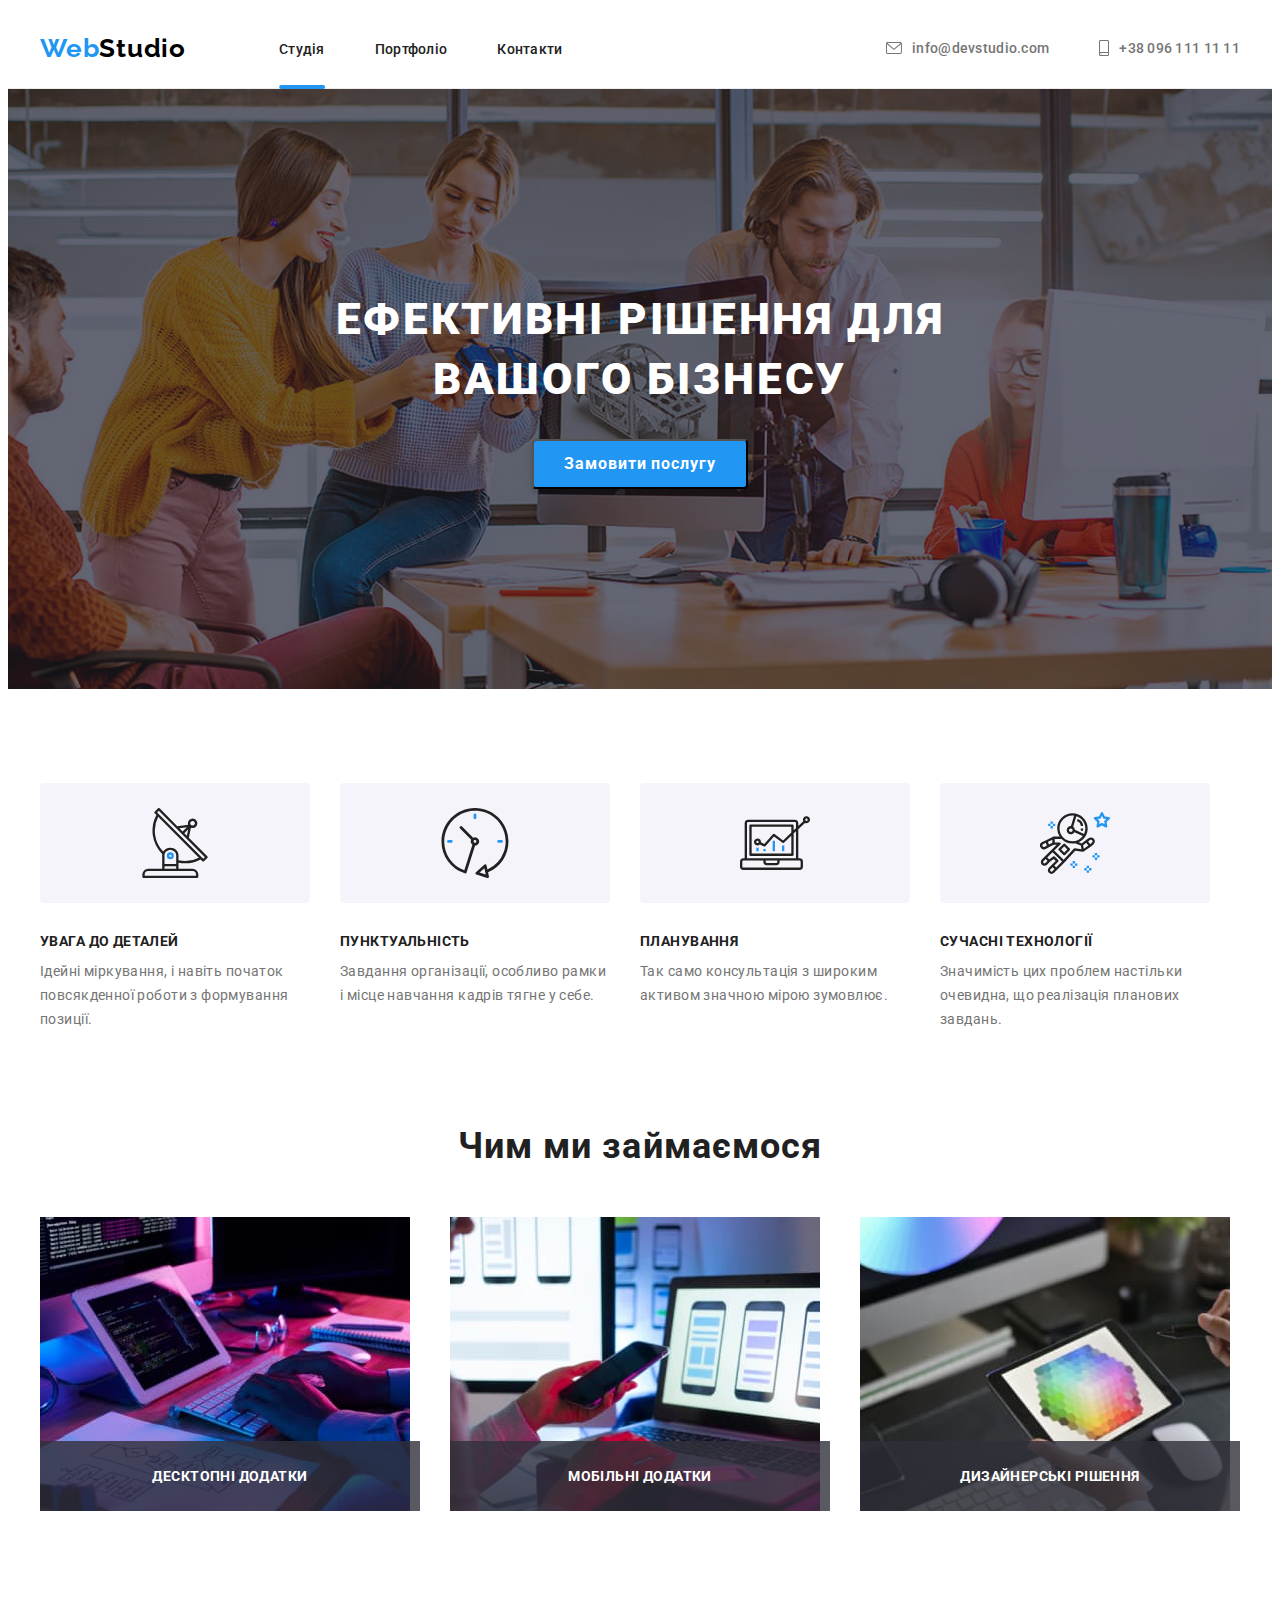
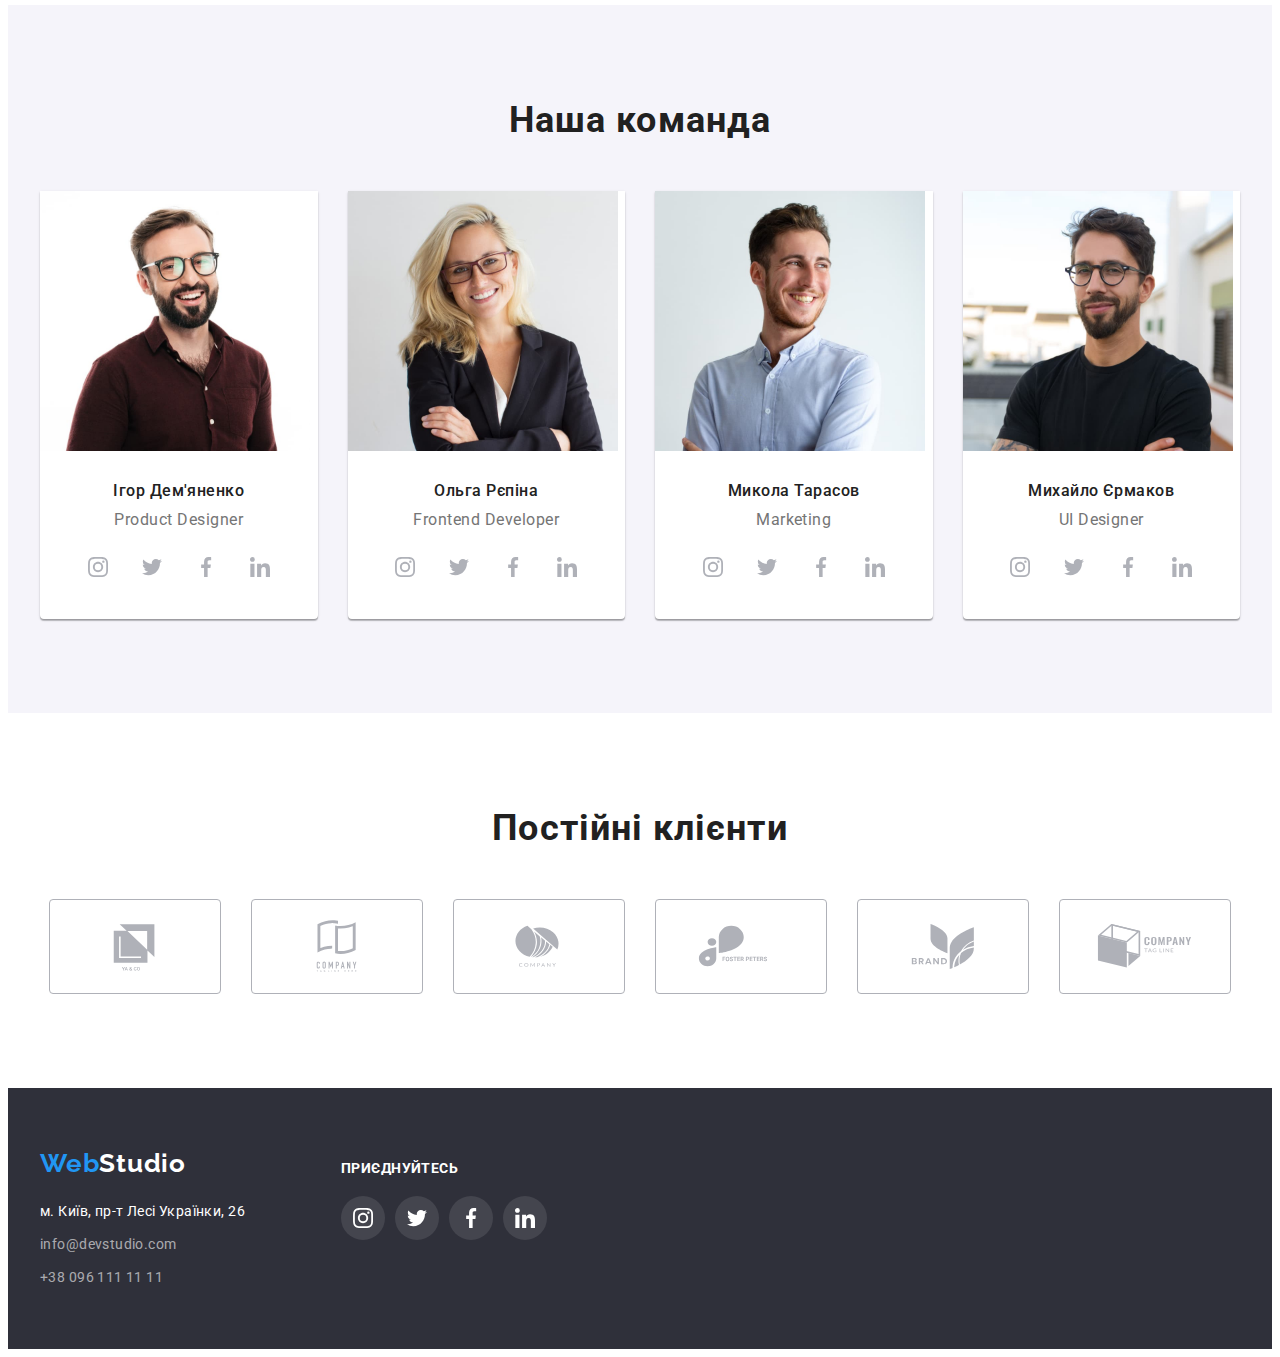
<file: index.html>
<!DOCTYPE html>
<html lang="en">
  <head>
    <meta charset="UTF-8" />
    <meta http-equiv="X-UA-Compatible" content="IE=edge" />
    <meta name="viewport" content="width=device-width, initial-scale=1.0" />
    <title>Document</title>
    <link rel="preconnect" href="https://fonts.googleapis.com" />
    <link rel="preconnect" href="https://fonts.gstatic.com" crossorigin />
    <link
      href="https://fonts.googleapis.com/css2?family=Raleway:wght@700&family=Roboto:wght@400;500;700;900&display=swap"
      rel="stylesheet"
    />
    <link
      rel="stylesheet"
      href="https://cdnjs.cloudflare.com/ajax/libs/modern-normalize/1.1.0/modern-normalize.min.css"
      integrity="sha512-wpPYUAdjBVSE4KJnH1VR1HeZfpl1ub8YT/NKx4PuQ5NmX2tKuGu6U/JRp5y+Y8XG2tV+wKQpNHVUX03MfMFn9Q=="
      crossorigin="anonymous"
      referrerpolicy="no-referrer"
    />
    <link rel="stylesheet" href="./css/styles.css" />
  </head>
  <body>
    <!-- HEADER  -->
    <header class="header">
      <div class="header-container container">
        <a href="./index.html" class="logo link"><span class="logo-header">Web</span>Studio</a>
        <nav class="header-menu">
          <ul class="nav-list list">
            <li class="nav-item">
              <a href="./index.html" class="nav-link current link">Студія</a>
            </li>
            <li class="nav-item">
              <a href="./portfolio.html" class="nav-link link">Портфоліо</a>
            </li>
            <li class="nav-item">
              <a href="" class="nav-link link">Контакти</a>
            </li>
          </ul>
        </nav>
          <ul class="contact-list list">
            <li>
              <a href="mailto:info@devstudio.com" class="header-contact link">
                <svg class="header-icon" width="16" height="12">
                  <use href="./images/icons.svg#mail"></use>
                </svg>info@devstudio.com</a>
            </li>
            <li>
              <a href="tel:+380961111111" class="header-contact link"
                ><svg class="header-icon" width="10" height="16">
                  <use href="./images/icons.svg#smartphone"></use>
                </svg>+38 096 111 11 11</a>
            </li>
          </ul>
      </div>
    </header>
    <!-- MAIN -->
    <main>
      <!-- HERO -->
      <section class="hero">
        <div class="hero-div container">
          <h1 class="hero-title">Ефективні рішення для вашого бізнесу</h1>
          <button type="button" class="hero-btn"  data-modal-open>Замовити послугу</button>
        </div>
      </section>
      <!-- BENEFITS -->
      <section class="benefits">
        <div class="container">
          <h2 hidden>Переваги</h2>
          <ul class="benefit-list list">
            <li class="benefit-item">
              <div class="benefits-icon-bg">
                <svg class="benefits-icon" width="70" height="70">
                  <use href="./images/icons.svg#antenna"></use>
                </svg>
              </div>
              <h3 class="benefit-title">УВАГА ДО ДЕТАЛЕЙ</h3>
              <p class="benefit-paragraph">
                Ідейні міркування, і навіть початок повсякденної роботи з
                формування позиції.
              </p>
            </li>
            <li class="benefit-item">
              <div class="benefits-icon-bg">
                <svg class="benefits-icon" width="70" height="70">
                  <use href="./images/icons.svg#clock"></use>
                </svg>
              </div>
              <h3 class="benefit-title">ПУНКТУАЛЬНІСТЬ</h3>
              <p class="benefit-paragraph">
                Завдання організації, особливо рамки і місце навчання кадрів тягне
                у себе.
              </p>
            </li>
            <li class="benefit-item">
              <div class="benefits-icon-bg">
                <svg class="benefits-icon" width="70" height="70">
                  <use href="./images/icons.svg#diagram"></use>
                </svg>
              </div>
              <h3 class="benefit-title">ПЛАНУВАННЯ</h3>
              <p class="benefit-paragraph">
                Так само консультація з широким активом значною мірою зумовлює.
              </p>
            </li>
            <li class="benefit-item">
              <div class="benefits-icon-bg">
                <svg class="benefits-icon" width="70" height="70">
                  <use href="./images/icons.svg#astronaut"></use>
                </svg>
              </div>
              <h3 class="benefit-title">СУЧАСНІ ТЕХНОЛОГІЇ</h3>
              <p class="benefit-paragraph">
                Значимість цих проблем настільки очевидна, що реалізація планових
                завдань.
              </p>
            </li>
          </ul>
        </div>
      </section>
      <!-- ABOUT -->
      <section class="section">
        <div class="container">
          <h2 class="about-title upper-title">Чим ми займаємося</h2>
          <ul class="about-list card-set list">
            <li class="about-item card-set-items">
              <img
                src="./images/box1.jpg"
                alt="Написання коду"
                width="370"
                height="294"
              />
              <div class="overlay"><p class="overlay-text">Десктопні додатки</p></div>
            </li>
            <li class="about-item card-set-items">
              <img
                src="./images/box2.jpg"
                alt="Розробка дизайну"
                width="370"
                height="294"
              />
              <div class="overlay"><p class="overlay-text">Мобільні додатки</p></div>
            </li>
            <li class="about-item card-set-items">
              <img
                src="./images/box3.jpg"
                alt="Вибір кольору"
                width="370"
                height="294"
              />
              <div class="overlay"><p class="overlay-text">Дизайнерські рішення</p></div>
            </li>
          </ul>
        </div>
      </section>
      <!-- TEAM -->
      <section class="team section">
        <div class="container">
          <h2 class="team-title upper-title">Наша команда</h2>
          <ul class="team-list card-set list">
            <li class="team-item card-set-items">
              <img
                src="./images/img1.jpg"
                alt="Ігор"
                width="270"
                height="260"
                class="team-img"/>
              <div class="team-wrapper">
                <h3 class="team-name">Ігор Дем'яненко</h3>
                <p class="team-paragraph">Product Designer</p>
                <ul class="socials list">
                  <li class="socials-item">
                    <a href="https://instagram.com" class="socials-link link" aria-label="instagram" target="_blank" rel="noopener noreferrer">
                    <svg class="socials-icon" width="20" height="20">
                  <use href="./images/icons.svg#instagram"></use>
                 </svg></a></li>
                 <li class="socials-item"><a href="https://twitter.com" class="socials-link link" aria-label="instagram" target="_blank" rel="noopener noreferrer">
                  <svg class="socials-icon" width="20" height="20">
                  <use href="./images/icons.svg#twitter"></use>
                   </svg></a></li>
                  <li class="socials-item"><a href="https://facebook.com" class="socials-link link" aria-label="instagram" target="_blank" rel="noopener noreferrer">
                    <svg class="socials-icon" width="20" height="20">
                  <use href="./images/icons.svg#facebook"></use>
                   </svg></a></li>
                  <li class="socials-item"><a href="https://linkedin.com" class="socials-link link" aria-label="instagram" target="_blank" rel="noopener noreferrer">
                    <svg class="socials-icon" width="20" height="20">
                  <use href="./images/icons.svg#linkedin"></use>
                </svg></a></li>
               </ul>
              </div>
            </li>
            <li class="team-item card-set-items">
              <img
                src="./images/img2.jpg"
                alt="Ольга"
                width="270"
                height="260"
                class="team-img"
              />
              <div class="team-wrapper">
                <h3 class="team-name">Ольга Рєпіна</h3>
                <p class="team-paragraph">Frontend Developer</p>
                <ul class="socials list">
                  <li class="socials-item">
                    <a href="https://instagram.com" class="socials-link link" aria-label="instagram" target="_blank" rel="noopener noreferrer">
                    <svg class="socials-icon" width="20" height="20">
                  <use href="./images/icons.svg#instagram"></use>
                 </svg></a></li>
                 <li class="socials-item"><a href="https://twitter.com" class="socials-link link" aria-label="instagram" target="_blank" rel="noopener noreferrer">
                  <svg class="socials-icon" width="20" height="20">
                  <use href="./images/icons.svg#twitter"></use>
                   </svg></a></li>
                  <li class="socials-item"><a href="https://facebook.com" class="socials-link link" aria-label="instagram" target="_blank" rel="noopener noreferrer">
                    <svg class="socials-icon" width="20" height="20">
                  <use href="./images/icons.svg#facebook"></use>
                   </svg></a></li>
                  <li class="socials-item"><a href="https://linkedin.com" class="socials-link link" aria-label="instagram" target="_blank" rel="noopener noreferrer">
                    <svg class="socials-icon" width="20" height="20">
                  <use href="./images/icons.svg#linkedin"></use>
                </svg></a></li>
               </ul>
              </div>
            </li>
            <li class="team-item card-set-items">
              <img
                src="./images/img3.jpg"
                alt="Микола"
                width="270"
                height="260"
                class="team-img"
              />
              <div class="team-wrapper">
                <h3 class="team-name">Микола Тарасов</h3>
                <p class="team-paragraph">Marketing</p>
                <ul class="socials list">
                  <li class="socials-item">
                    <a href="https://instagram.com" class="socials-link link" aria-label="instagram" target="_blank" rel="noopener noreferrer">
                    <svg class="socials-icon" width="20" height="20">
                  <use href="./images/icons.svg#instagram"></use>
                 </svg></a></li>
                 <li class="socials-item"><a href="https://twitter.com" class="socials-link link" aria-label="instagram" target="_blank" rel="noopener noreferrer">
                  <svg class="socials-icon" width="20" height="20">
                  <use href="./images/icons.svg#twitter"></use>
                   </svg></a></li>
                  <li class="socials-item"><a href="https://facebook.com" class="socials-link link" aria-label="instagram" target="_blank" rel="noopener noreferrer">
                    <svg class="socials-icon" width="20" height="20">
                  <use href="./images/icons.svg#facebook"></use>
                   </svg></a></li>
                  <li class="socials-item"><a href="https://linkedin.com" class="socials-link link" aria-label="instagram" target="_blank" rel="noopener noreferrer">
                    <svg class="socials-icon" width="20" height="20">
                  <use href="./images/icons.svg#linkedin"></use>
                </svg></a></li>
               </ul>
              </div>
            </li>
            <li class="team-item card-set-items">
              <img
                src="./images/img4.jpg"
                alt="Михайло"
                width="270"
                height="260"
                class="team-img"
              />
              <div class="team-wrapper">
                <h3 class="team-name">Михайло Єрмаков</h3>
                <p class="team-paragraph">UI Designer</p>
                <ul class="socials list">
                  <li class="socials-item">
                    <a href="https://instagram.com" class="socials-link link" aria-label="instagram" target="_blank" rel="noopener noreferrer">
                    <svg class="socials-icon" width="20" height="20">
                  <use href="./images/icons.svg#instagram"></use>
                 </svg></a></li>
                 <li class="socials-item"><a href="https://twitter.com" class="socials-link link" aria-label="instagram" target="_blank" rel="noopener noreferrer">
                  <svg class="socials-icon" width="20" height="20">
                  <use href="./images/icons.svg#twitter"></use>
                   </svg></a></li>
                  <li class="socials-item"><a href="https://facebook.com" class="socials-link link" aria-label="instagram" target="_blank" rel="noopener noreferrer">
                    <svg class="socials-icon" width="20" height="20">
                  <use href="./images/icons.svg#facebook"></use>
                   </svg></a></li>
                  <li class="socials-item"><a href="https://linkedin.com" class="socials-link link" aria-label="instagram" target="_blank" rel="noopener noreferrer">
                    <svg class="socials-icon" width="20" height="20">
                  <use href="./images/icons.svg#linkedin"></use>
                </svg></a></li>
               </ul>
              </div>
            </li>
          </ul>
        </div>
      </section>
      <!-- CLIENTS -->
      <section class="section">
      <h2 class="clients-title upper-title">Постійні клієнти</h2>
      <ul class="clients-list list">
        <li class="clients-item">
          <a class="clients-link link" href="" target="_blank" rel="noopener noreferrer">
          <svg class="clients-icon" width="106" height="60">
            <use href="./images/icons.svg#client1"></use>
          </svg>    
          </a>
        </li>
        <li class="clients-item">
          <a class="clients-link link" href="" target="_blank" rel="noopener noreferrer">
          <svg class="clients-icon" width="106" height="60">
            <use href="./images/icons.svg#client2"></use>
          </svg>    
          </a>
        </li>
        <li class="clients-item">
          <a class="clients-link link" href="" target="_blank" rel="noopener noreferrer">
          <svg class="clients-icon" width="106" height="60">
            <use href="./images/icons.svg#client3"></use>
          </svg>    
          </a>
        </li>
        <li class="clients-item">
          <a class="clients-link link" href="" target="_blank" rel="noopener noreferrer">
          <svg class="clients-icon" width="106" height="60">
            <use href="./images/icons.svg#client4"></use>
          </svg>    
          </a>
        </li>
        <li class="clients-item">
          <a class="clients-link link" href="" target="_blank" rel="noopener noreferrer">
          <svg class="clients-icon" width="106" height="60">
            <use href="./images/icons.svg#client5"></use>
          </svg>    
          </a>
        </li>
        <li class="clients-item">
          <a class="clients-link link" href="" target="_blank" rel="noopener noreferrer">
          <svg class="clients-icon" width="106" height="60">
            <use href="./images/icons.svg#client6"></use>
          </svg>    
          </a>
        </li>
      </ul>
      </section>
    </main>
    <!-- FOOTER -->
    <footer class="footer">
      <div class="footer-container container">
        <div>
          <a href="./index.html" class="logo-footer link">Web<span class="logo-footer-part">Studio</span></a>
          <address>
            <ul class="footer-list list">
              <li class="footer-item">
                <a
                  href="https://goo.gl/maps/TRrNJbodHy8TvkXP7"
                  target="_blank"
                  class="footer-contact link footer-adres"
                  >м. Київ, пр-т Лесі Українки, 26</a
                >
              </li>
              <li class="footer-item">
                <a href="mailto:info@devstudio.com" class="footer-contact link" data-modal-open
                  >info@devstudio.com</a
                >
              </li>
              <li class="footer-item">
                <a href="tel:+380961111111" class="footer-contact link"
                  >+38 096 111 11 11</a
                >
              </li>
            </ul>
          </address>
        </div>
        <div class="join">
          <h3 class="join-title">приєднуйтесь</h3>
          <ul class="join-list list">
             <li class="join-item">
                <a href="https://instagram.com" class="join-link link" aria-label="instagram" target="_blank" rel="noopener noreferrer">
                  <svg class="join-icon" width="20" height="20">
                  <use href="./images/icons.svg#instagram"></use>
                  </svg></a></li>
            <li class="join-item"><a href="https://twitter.com" class="join-link link" aria-label="instagram" target="_blank" rel="noopener noreferrer">
                  <svg class="join-icon" width="20" height="20">
                  <use href="./images/icons.svg#twitter"></use>
                  </svg></a></li>
            <li class="join-item"><a href="https://facebook.com" class="join-link link" aria-label="instagram" target="_blank" rel="noopener noreferrer">
                  <svg class="join-icon" width="20" height="20">
                  <use href="./images/icons.svg#facebook"></use>
                 </svg></a></li>
            <li class="join-item"><a href="https://linkedin.com" class="join-link link" aria-label="instagram" target="_blank" rel="noopener noreferrer">
                  <svg class="join-icon" width="20" height="20">
                 <use href="./images/icons.svg#linkedin"></use>
                 </svg></a></li>
            </ul>
          </div>
       </div>
    </footer>

    <!-- Model window -->

    <div class="backdrop is-hidden" data-modal>
      <div class="modal">
        <button class="modal-btn" data-modal-close>
          <svg class="modal-icon" width="11" height="11">
            <use href="./images/icons.svg#close"></use>
          </svg>
        </button>
      </div>
    </div>
  
    <script src="./modal.js"></script>
  </body>
</html>
</file>
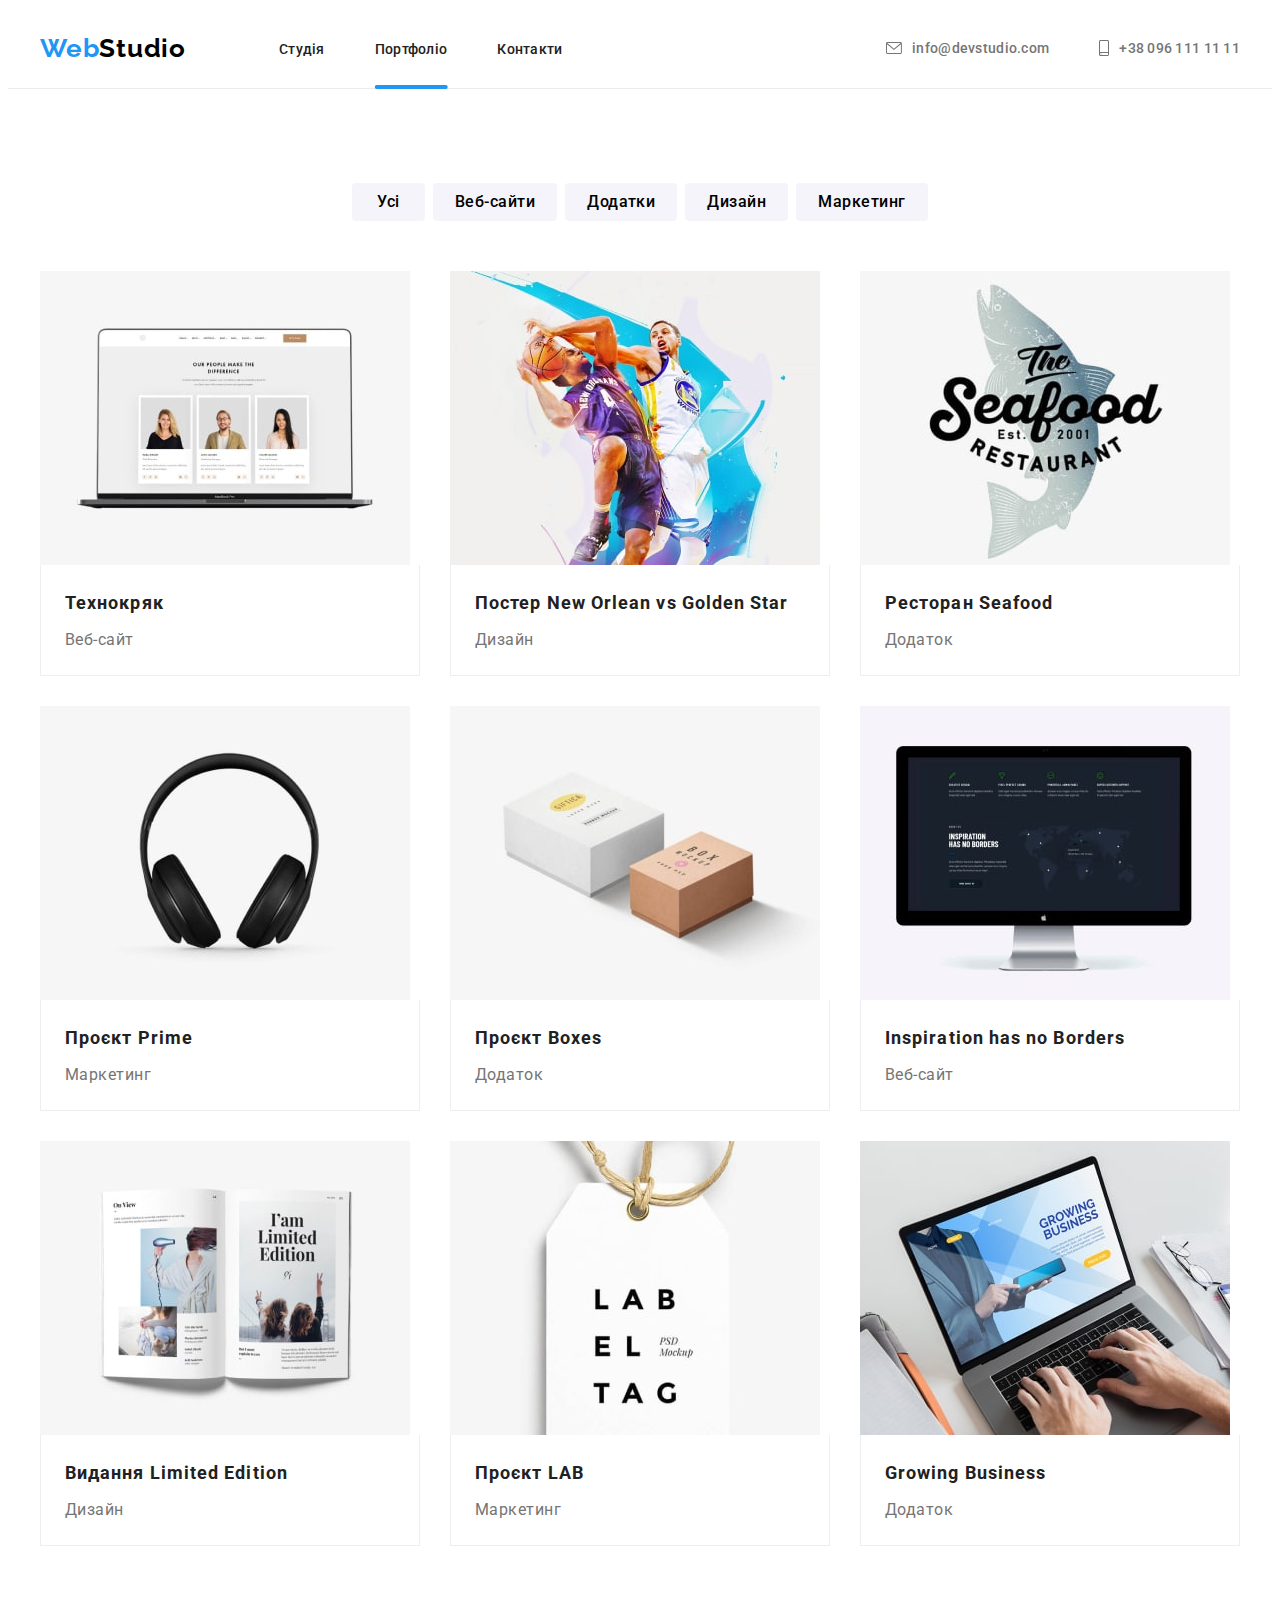
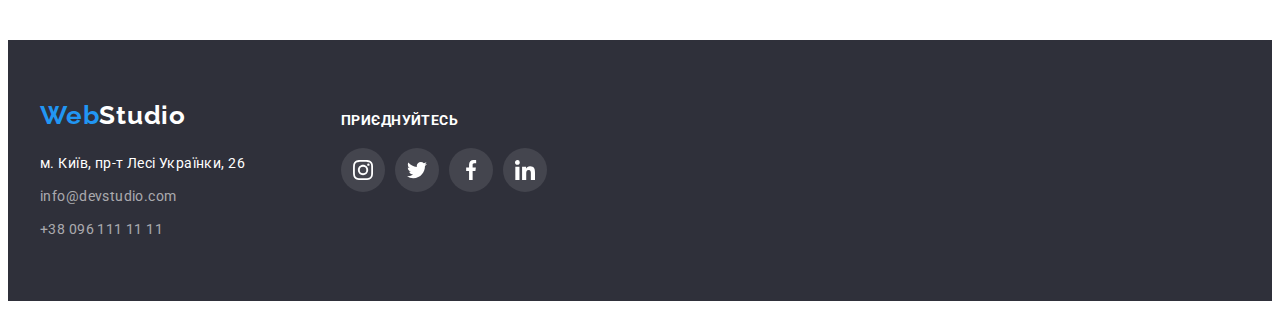
<file: portfolio.html>
<!DOCTYPE html>
<html lang="en">
  <head>
    <meta charset="UTF-8" />
    <meta http-equiv="X-UA-Compatible" content="IE=edge" />
    <meta name="viewport" content="width=device-width, initial-scale=1.0" />
    <title>Document</title>
    <link rel="preconnect" href="https://fonts.googleapis.com" />
    <link rel="preconnect" href="https://fonts.gstatic.com" crossorigin />
    <link
      href="https://fonts.googleapis.com/css2?family=Raleway:wght@700&family=Roboto:wght@400;500;700;900&display=swap"
      rel="stylesheet"
    />
    <link
      rel="stylesheet"
      href="https://cdnjs.cloudflare.com/ajax/libs/modern-normalize/1.1.0/modern-normalize.min.css"
      integrity="sha512-wpPYUAdjBVSE4KJnH1VR1HeZfpl1ub8YT/NKx4PuQ5NmX2tKuGu6U/JRp5y+Y8XG2tV+wKQpNHVUX03MfMFn9Q=="
      crossorigin="anonymous"
      referrerpolicy="no-referrer"
    />
    <link rel="stylesheet" href="./css/styles.css" />
  </head>
  <body>
    <!-- HEADER  -->
    <header class="header">
      <div class="header-container container">
        <a href="./index.html" class="logo link"><span class="logo-header">Web</span>Studio</a>
        <nav class="header-menu">
          <ul class="nav-list list">
            <li class="nav-item">
              <a href="./index.html" class="nav-link link">Студія</a>
            </li>
            <li class="nav-item">
              <a href="./portfolio.html" class="nav-link current link">Портфоліо</a>
            </li>
            <li class="nav-item">
              <a href="" class="nav-link link">Контакти</a>
            </li>
          </ul>
        </nav>
          <ul class="contact-list list">
            <li>
              <a href="mailto:info@devstudio.com" class="header-contact link">
                <svg class="header-icon" width="16" height="12">
                  <use href="./images/icons.svg#mail"></use>
                </svg>info@devstudio.com</a>
            </li>
            <li>
              <a href="tel:+380961111111" class="header-contact link"
                ><svg class="header-icon" width="10" height="16">
                  <use href="./images/icons.svg#smartphone"></use>
                </svg>+38 096 111 11 11</a>
            </li>
          </ul>
      </div>
    </header>
    <!-- MAIN -->
    <main>
      <!-- HERO-PORTFOLIO -->
      <section class="section">
        <div class="container">
          <h2 hidden>Портфоліо</h2>
          <ul class="filter-list list">
            <li class="filter-item">
              <button type="button" class="filter-btn filter-btnfirst">Усі</button>
            </li>
            <li class="filter-item">
              <button type="button" class="filter-btn">Веб-сайти</button>
            </li>
            <li class="filter-item">
              <button type="button" class="filter-btn">Додатки</button>
            </li>
            <li class="filter-item">
              <button type="button" class="filter-btn">Дизайн</button>
            </li>
            <li class="filter-item">
              <button type="button" class="filter-btn">Маркетинг</button>
            </li>
          </ul>
          <ul class="portfolio-list card-set list">
            <li class="portfolio-item card-set-items">
              <div class="portfolio-thumb">
                <img
                  src="./images/pf1.jpg"
                  alt="Ноутбук"
                  width="370"
                  height="294"
                  class="portfolio-img"
                />
                <div class="portfolio-overlay">
                  <p class="portfolio-overlay-text">
                    Ресурс пропонує комплексні пропозиції з різним рівнем функціоналу та сервісів. Все це дозволить відвідувачу отримати вичерпні відомості про компанію чи приватну особу.
                  </p>
                </div>
              </div>
              <div class="portfolio-div">
                <h3 class="portfolio-title">Технокряк</h3>
                <p class="portfolio-detail">Веб-сайт</p>
              </div>
            </li>
            <li class="portfolio-item card-set-items">
              <div class="portfolio-thumb">
                <img
                  src="./images/pf2.jpg"
                  alt="Баскетбол"
                  width="370"
                  height="294"
                  class="portfolio-img"
                />
                <div class="portfolio-overlay">
                  <p class="portfolio-overlay-text">
                    Ресурс пропонує комплексні пропозиції з різним рівнем функціоналу та сервісів. Все це дозволить відвідувачу отримати вичерпні відомості про компанію чи приватну особу.
                  </p>
                </div>
              </div>
              <div class="portfolio-div">
                <h3 class="portfolio-title">Постер New Orlean vs Golden Star</h3>
                <p class="portfolio-detail">Дизайн</p>
              </div>
            </li>
            <li class="portfolio-item card-set-items">
              <div class="portfolio-thumb">
                <img
                  src="./images/pf3.jpg"
                  alt="Текст"
                  width="370"
                  height="294"
                  class="portfolio-img"
                />
                <div class="portfolio-overlay">
                  <p class="portfolio-overlay-text">
                    Ресурс пропонує комплексні пропозиції з різним рівнем функціоналу та сервісів. Все це дозволить відвідувачу отримати вичерпні відомості про компанію чи приватну особу.
                  </p>
                </div>
              </div>
              <div class="portfolio-div">
                <h3 class="portfolio-title">Ресторан Seafood</h3>
                <p class="portfolio-detail">Додаток</p>
              </div>
            </li>
            <li class="portfolio-item card-set-items">
              <div class="portfolio-thumb">
                <img
                  src="./images/pf4.jpg"
                  alt="Навушники"
                  width="370"
                  height="294"
                  class="portfolio-img"
                />
                <div class="portfolio-overlay">
                  <p class="portfolio-overlay-text">
                    Ресурс пропонує комплексні пропозиції з різним рівнем функціоналу та сервісів. Все це дозволить відвідувачу отримати вичерпні відомості про компанію чи приватну особу.
                  </p>
                </div>
              </div>
              <div class="portfolio-div">
                <h3 class="portfolio-title">Проєкт Prime</h3>
                <p class="portfolio-detail">Маркетинг</p>
              </div>
            </li>
            <li class="portfolio-item card-set-items">
              <div class="portfolio-thumb">
                <img
                  src="./images/pf5.jpg"
                  alt="Коробки"
                  width="370"
                  height="294"
                  class="portfolio-img"
                />
                <div class="portfolio-overlay">
                  <p class="portfolio-overlay-text">
                    Ресурс пропонує комплексні пропозиції з різним рівнем функціоналу та сервісів. Все це дозволить відвідувачу отримати вичерпні відомості про компанію чи приватну особу.
                  </p>
               </div>
              </div>
              <div class="portfolio-div">
                <h3 class="portfolio-title">Проєкт Boxes</h3>
                <p class="portfolio-detail">Додаток</p>
              </div>
            </li>
            <li class="portfolio-item card-set-items">
              <div class="portfolio-thumb">
                <img
                  src="./images/pf6.jpg"
                  alt="Монітор"
                  width="370"
                  height="294"
                  class="portfolio-img"
                />
                <div class="portfolio-overlay">
                  <p class="portfolio-overlay-text">
                    Ресурс пропонує комплексні пропозиції з різним рівнем функціоналу та сервісів. Все це дозволить відвідувачу отримати вичерпні відомості про компанію чи приватну особу.
                  </p>
                </div>
              </div>
              <div class="portfolio-div">
                <h3 class="portfolio-title">Inspiration has no Borders</h3>
                <p class="portfolio-detail">Веб-сайт</p>
              </div>
            </li>
            <li class="portfolio-item card-set-items">
              <div class="portfolio-thumb">
                <img
                  src="./images/pf7.jpg"
                  alt="Книга"
                  width="370"
                  height="294"
                  class="portfolio-img"
                />
                <div class="portfolio-overlay">
                  <p class="portfolio-overlay-text">
                    Ресурс пропонує комплексні пропозиції з різним рівнем функціоналу та сервісів. Все це дозволить відвідувачу отримати вичерпні відомості про компанію чи приватну особу.
                  </p>
                </div>
              </div>
              <div class="portfolio-div">
                <h3 class="portfolio-title">Видання Limited Edition</h3>
                <p class="portfolio-detail">Дизайн</p>
              </div>
            </li>
            <li class="portfolio-item card-set-items">
              <div class="portfolio-thumb">
                <img
                  src="./images/pf8.jpg"
                  alt="Інсталяція"
                  width="370"
                  height="294"
                  class="portfolio-img"
                />
                <div class="portfolio-overlay">
                  <p class="portfolio-overlay-text">
                    Ресурс пропонує комплексні пропозиції з різним рівнем функціоналу та сервісів. Все це дозволить відвідувачу отримати вичерпні відомості про компанію чи приватну особу.
                  </p>
                </div>
              </div>
              <div class="portfolio-div">
                <h3 class="portfolio-title">Проєкт LAB</h3>
                <p class="portfolio-detail">Маркетинг</p>
              </div>
            </li>
            <li class="portfolio-item card-set-items">
              <div class="portfolio-thumb">
                <img
                  src="./images/pf9.jpg"
                  alt="Друк тексту"
                  width="370"
                  height="294"
                  class="portfolio-img"
                />
                <div class="portfolio-overlay">
                  <p class="portfolio-overlay-text">
                    Ресурс пропонує комплексні пропозиції з різним рівнем функціоналу та сервісів. Все це дозволить відвідувачу отримати вичерпні відомості про компанію чи приватну особу.
                  </p>
                </div>
              </div>
              <div class="portfolio-div">
                <h3 class="portfolio-title">Growing Business</h3>
                <p class="portfolio-detail">Додаток</p>
              </div>
            </li>
          </ul>
        </div>
      </section>
    </main>
    <!-- FOOTER -->
    <footer class="footer">
      <div class="footer-container container">
        <div>
          <a href="./index.html" class="logo-footer link">Web<span class="logo-footer-part">Studio</span></a>
          <address>
            <ul class="footer-list list">
              <li class="footer-item">
                <a
                  href="https://goo.gl/maps/TRrNJbodHy8TvkXP7"
                  target="_blank"
                  class="footer-contact link footer-adres"
                  >м. Київ, пр-т Лесі Українки, 26</a
                >
              </li>
              <li class="footer-item">
                <a href="" class="footer-contact link" data-modal-open
                  >info@devstudio.com</a
                >
              </li>
              <li class="footer-item">
                <a href="tel:+380961111111" class="footer-contact link"
                  >+38 096 111 11 11</a
                >
              </li>
            </ul>
          </address>
        </div>
        <div class="join">
          <h3 class="join-title">приєднуйтесь</h3>
          <ul class="join-list list">
             <li class="join-item">
                <a href="https://instagram.com" class="join-link link" aria-label="instagram" target="_blank" rel="noopener noreferrer">
                  <svg class="join-icon" width="20" height="20">
                  <use href="./images/icons.svg#instagram"></use>
                  </svg></a></li>
            <li class="join-item"><a href="https://twitter.com" class="join-link link" aria-label="instagram" target="_blank" rel="noopener noreferrer">
                  <svg class="join-icon" width="20" height="20">
                  <use href="./images/icons.svg#twitter"></use>
                  </svg></a></li>
            <li class="join-item"><a href="https://facebook.com" class="join-link link" aria-label="instagram" target="_blank" rel="noopener noreferrer">
                  <svg class="join-icon" width="20" height="20">
                  <use href="./images/icons.svg#facebook"></use>
                 </svg></a></li>
            <li class="join-item"><a href="https://linkedin.com" class="join-link link" aria-label="instagram" target="_blank" rel="noopener noreferrer">
                  <svg class="join-icon" width="20" height="20">
                 <use href="./images/icons.svg#linkedin"></use>
                 </svg></a></li>
        </div>
       </ul>
       </div>
    </footer>
  </body>
</html>
</file>
<file: css/styles.css>
:root {
  --secondary-title-color: #757575;
  --background-color: #2f303a;
  --button-cursor-color: #2196f3;
  --secondary-background-color: #ffffff;
  --indent: 30px;
  --items: 3;
  --anim-fast: 250ms cubic-bezier(0.4, 0, 0.2, 1);
}

body {
  font-family: Roboto, Verdana, sans-serif;
  color: #212121;
}

h1,
h2,
h2,
h3,
h4,
h5,
h6,
p {
  margin: 0;
}

img {
  display: block;
}

.container {
  width: 1200px;
  padding-left: 15px;
  padding-right: 15px;
  margin-left: auto;
  margin-right: auto;
}

.link {
  text-decoration: none;
}

.list {
  list-style: none;
  margin: 0;
  padding: 0;
}

.upper-title {
  margin-bottom: 50px;
}

.section {
  padding-top: 94px;
  padding-bottom: 94px;
}

.card-set {
 display: flex;
 flex-wrap: wrap; 
 gap: var(--indent);

}

.card-set-items {
  flex-basis: calc((100% - var(--indent) * (var(--items) - 1)) / (var(--items)));
}

/* HEADER */


.header-container {
  display: flex;
  align-items: center;
}

.header {
  border-bottom: 1px solid #ececec;
}


.logo {
  padding-top: 24px;
  padding-bottom: 24px;
  margin-right: 93px;

  font-family: "Raleway";
  font-weight: 700;
  font-size: 26px;
  line-height: calc(31 / 26);
  letter-spacing: 0.03em;

  color: #000000;
}

.logo-header {
  color: #2196f3;
}

.header-menu {
  margin-right: auto;
}

.nav-list {
  display: flex;
  align-items: center;
  gap: 50px;
}

.nav-item {
}

.nav-link {
  position: relative;
  padding-top: 32px;
  padding-bottom: 32px;

  font-weight: 500;
  font-size: 14px;
  line-height: calc(16 / 14);
  letter-spacing: 0.02em;
  color: #212121;

  transition: color var(--anim-fast);
}

.nav-link:hover,
.nav-link:focus {
  color: var(--button-cursor-color);
}

.nav-link.current::after {
  content: '';
  position: absolute;
  display: block;
  left: 50%;
  bottom: 0;
  width: 100%;
  height: 4px;
  
  transform: translateX(-50%);

  border-radius: 2px;
  background-color: #2196F3;
}

.contact-list {
  display: flex;
  align-items: center;
  gap: 50px ;
}

.header-icon {
  fill: currentColor;
} 

.header-contact {
  display: flex;
  gap: 10px;
  align-items: center;
  padding-top: 32px;
  padding-bottom: 32px;


  font-weight: 500;
  font-size: 14px;
  line-height: calc(16 / 14);
  letter-spacing: 0.02em;

  color: var(--secondary-title-color);

  transition: color var(--anim-fast);
}

.header-contact:hover,
.header-contact:focus {
  color: var(--button-cursor-color);
}

/* HERO */

.hero {
  max-width: 1600px;
  padding-top: 200px;
  padding-bottom: 200px;
  margin: 0 auto;

  background-image: linear-gradient(rgba(47, 48, 58, 0.4), rgba(47, 48, 58, 0.4)),
  url(../images/bg/herobg.png);
  background-repeat: no-repeat;
  background-position: center;

}

.hero-div {
  display: flex;
  align-items: center;
  flex-direction: column;
}

.hero-title {
  width: 696px;
  margin-bottom: 30px;

  font-weight: 900;
  font-size: 44px;
  line-height: calc(60 / 44);
  text-align: center;
  letter-spacing: 0.06em;
  text-transform: uppercase;
  color: #ffffff;
}

.hero-btn {
  display: flex;
  min-width: 216px;
  min-height: 50px;
  padding: 8px 30px;

  font-family: inherit;
  font-weight: 700;
  font-size: 16px;
  line-height: calc(30 / 16);
  align-items: center;
  text-align: center;
  letter-spacing: 0.06em;
  color: #ffffff;

  background: #2196f3;
  box-shadow: 0px 4px 4px rgba(0, 0, 0, 0.15);
  border-radius: 4px;

  transition: color var(--anim-fast), background-color var(--anim-fast);
}

.hero-btn:focus,
.hero-btn:hover {
  cursor: pointer;

  background-color: #188ce8;
}

/* BENEFITS */

.benefits {
  padding-top: 94px;
}

.benefit-list {
  display: flex;
  gap: 30px;
  margin: auto;
}

.benefits-icon-bg {
  display: flex;
  align-items: center;
  justify-content: center;
  width: 270px;
  height: 120px;
  margin-bottom: 30px;
  
  background-color: #F5F4FA;
  border-radius: 4px;
}

.benefits-icon {
}

.benefit-item {
   flex-basis: 270px;
   align-items: center;
}

.benefit-title {
  margin-bottom: 10px;

  font-weight: 700;
  font-size: 14px;
  line-height: calc(16 / 14);
  letter-spacing: 0.03em;
  text-transform: uppercase;
}

.benefit-paragraph {
  font-size: 14px;
  line-height: calc(24 / 14);
  letter-spacing: 0.03em;
  color: var(--secondary-title-color);
}

/* ABOUT */

.about {

}

.about-title {
  margin-left: auto;
  margin-right: auto;
  font-weight: 700;
  font-size: 36px;
  line-height: calc(42 / 36);
  text-align: center;
  letter-spacing: 0.03em;
}


.about-item {
  position: relative;
}

.overlay {
  
  position: absolute;
  bottom: 0;
  padding-top: 27px;
  padding-bottom: 27px;
  width: 100%;

  background-color: rgba(47, 48, 58, 0.8);
  backdrop-filter: 2px;
}

.overlay-text {
  font-weight: 700;
  font-size: 14px;
  line-height: calc(16/14);
  letter-spacing: 0.03em;
  text-transform: uppercase;
  text-align: center;
  color: rgba(255, 255, 255, 1);
}

/* TEAM */

.team {
  background: #f5f4fa;
}

.team-title {
  margin-left: auto;
  margin-right: auto;

  font-weight: 700;
  font-size: 36px;
  line-height: calc(42 / 36);
  text-align: center;
  letter-spacing: 0.03em;
}

.team-list {
  --items: 4;
}

.team-item {
  background: var(--secondary-background-color);
  box-shadow: 0px 1px 3px rgba(0, 0, 0, 0.12), 0px 1px 1px rgba(0, 0, 0, 0.14),
  0px 2px 1px rgba(0, 0, 0, 0.2);
  border-radius: 0px 0px 4px 4px;
}

.team-img {
}

.team-name {
  margin-bottom: 10px;

  font-weight: 500;
  font-size: 16px;
  line-height: calc(19 / 16);
  text-align: center;
  letter-spacing: 0.03em;
}

.team-paragraph {
  font-size: 16px;
  line-height: calc(19 / 16);
  text-align: center;
  letter-spacing: 0.03em;
  color: var(--secondary-title-color);
}

.socials {
  display: flex;
  justify-content: center;
  align-items: center;
  gap: 10px;
  margin-top: 16px;
}

.socials-link {
  display: flex;
  justify-content: center;
  align-items: center;
  width: 44px;
  height: 44px;

  background-color: #FFFFFF;
  border-radius: 50%;
  color: #AFB1B8;

  transition: color var(--anim-fast), background-color var(--anim-fast);
}

.socials-icon {
  fill: currentColor;
}

.socials-link:hover,
.socials-link:focus {
  background-color: #2196F3;
  color: #FFFFFF;
}

.team-wrapper {
  padding-top: 30px;
  padding-bottom: 30px;
}

/* CLIENTS */

.clients-title { 
font-weight: 700;
font-size: 36px;
line-height: calc(42/36);
text-align: center;
letter-spacing: 0.03em;
}

.clients-list {
  display: flex;
  align-items: center;
  justify-content: center;
  gap: 30px;
}

.clients-item {
}

.clients-link {
  display: flex;
  align-items: center;
  justify-content: center;
  width: 170px;
  height: 93px;

  color: #AFB1B8;

  border: 1px solid #AFB1B8;
  border-radius: 4px;

  transition: color var(--anim-fast), border-color var(--anim-fast);
}

.clients-icon {
  fill: currentColor;
}

.clients-link:hover,
.clients-link:focus {
  color: #2196F3;
  border-color: rgba(33, 150, 243, 1);
}

/* JOIN */

.join {
  margin-left: 70px;
  padding-top: 12px;
}

.join-list {
  display: flex;
  gap: 10px;
}

.join-title {
margin-bottom: 20px;
font-weight: 700;
font-size: 14px;
line-height: 16px;
letter-spacing: 0.03em;
text-transform: uppercase;

color: #FFFFFF;
}

.join-link {
  display: flex;
  justify-content: center;
  align-items: center;
  width: 44px;
  height: 44px;

  background-color: rgba(255, 255, 255, 0.1);
  border-radius: 50%;
  color:  #FFFFFF;

  transition: background-color var(--anim-fast);
}

.join-icon {
  fill: currentColor;
}

.join-link:hover,
.join-link:focus {
  background-color: #2196F3;
}

/* FOOTER  */

.footer {
  padding-top: 60px;
  padding-bottom: 60px;

  background: var(--background-color);
}

.footer-container {
  display: flex;
}


.logo-footer {
  font-family: "Raleway";
  font-weight: 700;
  font-size: 26px;
  line-height: calc(31 / 26);
  letter-spacing: 0.03em;
  color: #2196f3;
}

.logo-footer-part {
  color: #ffffff;
}


.footer-list {
  margin-top: 20px;
  width: 231px;
}

.footer-item:not(:last-child) {
  margin-bottom: 9px;
}

.footer-contact {
  font-style: normal;
  font-size: 14px;
  line-height: calc(24 / 14);
  letter-spacing: 0.03em;
  color: rgba(255, 255, 255, 0.6);
}


.footer-adres {
  color: #ffffff;
}

/* Window-model */

.backdrop.is-hidden {
  opacity: 0;
  visibility: hidden;
  pointer-events: none;
}

.backdrop {
  position: fixed;
  top: 0;
  left: 0;

  width: 100%;
  height: 100%;

  background-color: rgba(0, 0, 0, 0.2);
  
  transition: opacity var(--anim-fast), visibility var(--anim-fast);
}



.modal {
  position: absolute;
  top: 50%;
  left: 50%;
  transform: translateX(-50%) translateY(-50%);

  width: 528px;
  min-height: 581px;

  background-color: #FFFFFF;
  box-shadow: 0px 1px 3px rgba(0, 0, 0, 0.12), 0px 1px 1px rgba(0, 0, 0, 0.14), 0px 2px 1px rgba(0, 0, 0, 0.2);
  border-radius: 4px;

  transition: opacity var(--anim-fast),transform var(--anim-fast) ;
}

.backdrop.is-hidden .modal {
  opacity: o;
  transform: translateX(-50%) translateY(-70%);
}

.modal-btn {
  position: absolute;
  top: 8px;
  right: 8px;

  padding: 0;
  display: inline-flex;
  align-items: center; 
  justify-content: center;

  width: 30px;
  height: 30px;

  background-color: #FFFFFF;
  border: 1px solid rgba(0, 0, 0, 0.1);
  border-radius: 50%;
  cursor: pointer;
}

.modal-icon {
  fill: rgba(0, 0, 0, 1);
}
/* HERO-PORTFOLIO */

.filter-list {
  display: flex;
  align-items: center;
  gap: 8px ;
  justify-content: center;
  margin-bottom: 50px;
}


.filter-btn {
  padding: 6px 22px;

  font-family: inherit;
  font-weight: 500;
  font-size: 16px;
  line-height: calc(26 / 16);
  text-align: center;
  letter-spacing: 0.03em;

  background: #f5f4fa;
  border-radius: 4px;
  border-style: none;

  transition: color var(--anim-fast), background var(--anim-fast), box-shadow var(--anim-fast), border-radius var(--anim-fast), cursor var(--anim-fast);
}

.filter-btnfirst {
  padding: 6px 25px;
}


.filter-btn:hover,
.filter-btn:focus {
  color: #ffffff;

  background: #2196f3;
  box-shadow: 0px 3px 1px rgba(0, 0, 0, 0.1), 0px 1px 2px rgba(0, 0, 0, 0.08),
  0px 2px 2px rgba(0, 0, 0, 0.12);
  border-radius: 4px;

  cursor: pointer;
}

.portfolio-list {
  --items: 3;
}

.portfolio-item {


  background: var(--secondary-background-color);
 
  transition: box-shadow var(--anim-fast);
}

.portfolio-item:hover {
  box-shadow: 0px 1px 1px rgba(0, 0, 0, 0.12), 0px 4px 4px rgba(0, 0, 0, 0.06), 1px 4px 6px rgba(0, 0, 0, 0.16);
}


.portfolio-thumb {
  position: relative;
  overflow: hidden;

}

.portfolio-overlay {
  position: absolute;
  top: 0;
  left: 0;
  transform: translateY(100%);

  width: 100%;
  height: 100%;
  padding-left: 24px;
  padding-right: 24px;
  display: flex;
  align-items: center;

  background-color: rgba(33, 150, 243, 0.9);
  backdrop-filter: blur(1px);

  user-select: none;

  transition: transform var(--anim-fast);
}

.portfolio-overlay-text {

  font-size: 18px;
  line-height: calc(28/18);

  letter-spacing: 0.03em;

  color: #FFFFFF;
}

.portfolio-item:hover .portfolio-overlay {
  transform: translateX(0%);
}


.portfolio-div {
 padding: 20px 24px;

 border: 1px solid #eeeeee;
 border-top: none;
}

.portfolio-img {
}

.portfolio-title {
  font-weight: 700;
  font-size: 18px;
  line-height: calc(36 / 18);
  letter-spacing: 0.06em;
  margin-bottom: 4px;
}

.portfolio-detail {
  font-size: 16px;
  line-height: calc(30 / 16);
  letter-spacing: 0.03em;
  color: var(--secondary-title-color);
}
</file>
